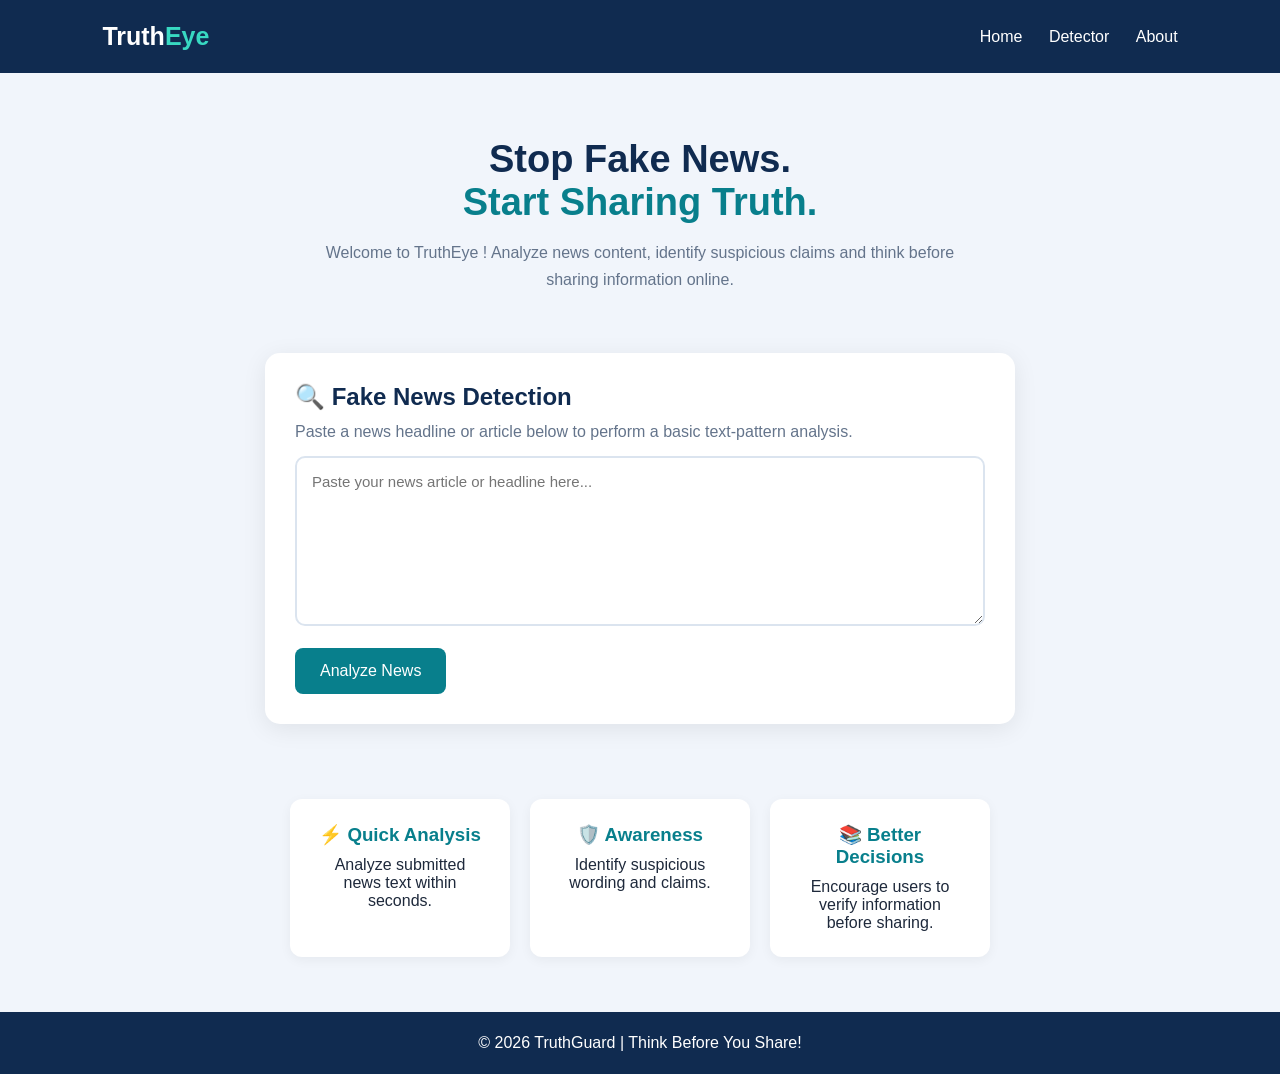
<file: index.html>
<!DOCTYPE html>
<html lang="en">
<head>
<meta charset="UTF-8">
<meta name="viewport" content="width=device-width, initial-scale=1.0">
<title>TruthEye - Fake News Detector</title>

<style>
* {
    margin: 0;
    padding: 0;
    box-sizing: border-box;
    font-family: Arial, sans-serif;
}

body {
    background: #f1f5fb;
    color: #1e293b;
}

header {
    background: #102b50;
    color: white;
    padding: 22px 8%;
    display: flex;
    justify-content: space-between;
    align-items: center;
}

.logo {
    font-size: 25px;
    font-weight: bold;
}

.logo span {
    color: #38d9c2;
}

nav a {
    color: white;
    text-decoration: none;
    margin-left: 22px;
}

.hero {
    text-align: center;
    padding: 65px 20px 35px;
}

.hero h1 {
    font-size: 38px;
    color: #102b50;
    margin-bottom: 15px;
}

.hero h1 span {
    color: #087f8c;
}

.hero p {
    max-width: 650px;
    margin: auto;
    line-height: 1.7;
    color: #64748b;
}

.container {
    max-width: 750px;
    margin: 25px auto 55px;
    background: white;
    padding: 30px;
    border-radius: 15px;
    box-shadow: 0 5px 25px rgba(0,0,0,0.08);
}

.container h2 {
    margin-bottom: 12px;
    color: #102b50;
}

.container p {
    color: #64748b;
    margin-bottom: 15px;
}

textarea {
    width: 100%;
    height: 170px;
    padding: 15px;
    border: 2px solid #dbe4ef;
    border-radius: 10px;
    resize: vertical;
    font-size: 15px;
    outline: none;
}

textarea:focus {
    border-color: #087f8c;
}

button {
    background: #087f8c;
    color: white;
    border: none;
    padding: 14px 25px;
    border-radius: 8px;
    font-size: 16px;
    cursor: pointer;
    margin-top: 18px;
}

button:hover {
    background: #075d69;
}

#result {
    display: none;
    margin-top: 25px;
    padding: 20px;
    border-radius: 10px;
    line-height: 1.7;
}

#result h3 {
    margin-bottom: 8px;
}

.features {
    display: flex;
    justify-content: center;
    gap: 20px;
    flex-wrap: wrap;
    padding: 20px;
    margin-bottom: 35px;
}

.feature {
    background: white;
    padding: 25px;
    width: 220px;
    text-align: center;
    border-radius: 12px;
    box-shadow: 0 3px 12px rgba(0,0,0,0.05);
}

.feature h3 {
    color: #087f8c;
    margin-bottom: 10px;
}

footer {
    background: #102b50;
    color: white;
    text-align: center;
    padding: 22px;
}

@media(max-width:600px) {
    header {
        flex-direction: column;
        gap: 15px;
    }

    nav a {
        margin: 8px;
    }

    .hero h1 {
        font-size: 29px;
    }

    .container {
        margin: 20px 12px 40px;
        padding: 20px;
    }
}
</style>
</head>

<body>

<header>
    <div class="logo">Truth<span>Eye</span></div>
    <nav>
        <a href="#home">Home</a>
        <a href="#detector">Detector</a>
        <a href="#about">About</a>
    </nav>
</header>

<section class="hero" id="home">
    <h1>Stop Fake News.<br>
    <span>Start Sharing Truth.</span></h1>

    <p>
        Welcome to TruthEye ! Analyze news content,
        identify suspicious claims and think before
        sharing information online.
    </p>
</section>

<section class="container" id="detector">

    <h2>🔍 Fake News Detection</h2>

    <p>
        Paste a news headline or article below to
        perform a basic text-pattern analysis.
    </p>

    <textarea id="newsText"
    placeholder="Paste your news article or headline here..."></textarea>

    <button onclick="detectNews()">
        Analyze News
    </button>

    <div id="result"></div>

</section>

<section class="features" id="about">

    <div class="feature">
        <h3>⚡ Quick Analysis</h3>
        <p>Analyze submitted news text within seconds.</p>
    </div>

    <div class="feature">
        <h3>🛡️ Awareness</h3>
        <p>Identify suspicious wording and claims.</p>
    </div>

    <div class="feature">
        <h3>📚 Better Decisions</h3>
        <p>Encourage users to verify information before sharing.</p>
    </div>

</section>

<footer>
    <p>© 2026 TruthGuard | Think Before You Share!</p>
</footer>

<script>

function detectNews() {

    let news = document.getElementById("newsText")
    .value.trim();

    let result = document.getElementById("result");

    if (news.length < 10) {
        alert("Please enter a news article or headline.");
        return;
    }

    // Basic demonstration pattern checks
    let suspiciousWords = [
        "shocking",
        "100% guaranteed",
        "secret revealed",
        "share immediately",
        "you won't believe",
        "breaking!!!",
        "forward to everyone",
        "miracle cure"
    ];

    let lowerNews = news.toLowerCase();

    let score = 0;

    suspiciousWords.forEach(function(word) {
        if (lowerNews.includes(word)) {
            score++;
        }
    });

    result.style.display = "block";

    if (score > 0) {

        result.style.background = "#fff3df";
        result.style.color = "#895600";

        result.innerHTML = `
            <h3>⚠️ Suspicious Language Detected</h3>
            <p>
            Our basic text checker found ${score}
            suspicious wording pattern(s).
            </p>
            <p>
            This does NOT prove the news is fake.
            Please verify it using trusted sources.
            </p>
        `;

    } else {

        result.style.background = "#e8f4ff";
        result.style.color = "#174a70";

        result.innerHTML = `
            <h3>ℹ️ No Suspicious Pattern Found</h3>
            <p>
            Our basic checker did not find any
            of its listed suspicious phrases.
            </p>
            <p>
            This does NOT mean the news is genuine.
            Check the original source, date and
            supporting evidence before sharing.
            </p>
        `;
    }

    result.scrollIntoView({
        behavior: "smooth",
        block: "nearest"
    });
}

</script>

</body>
</html>
</file>
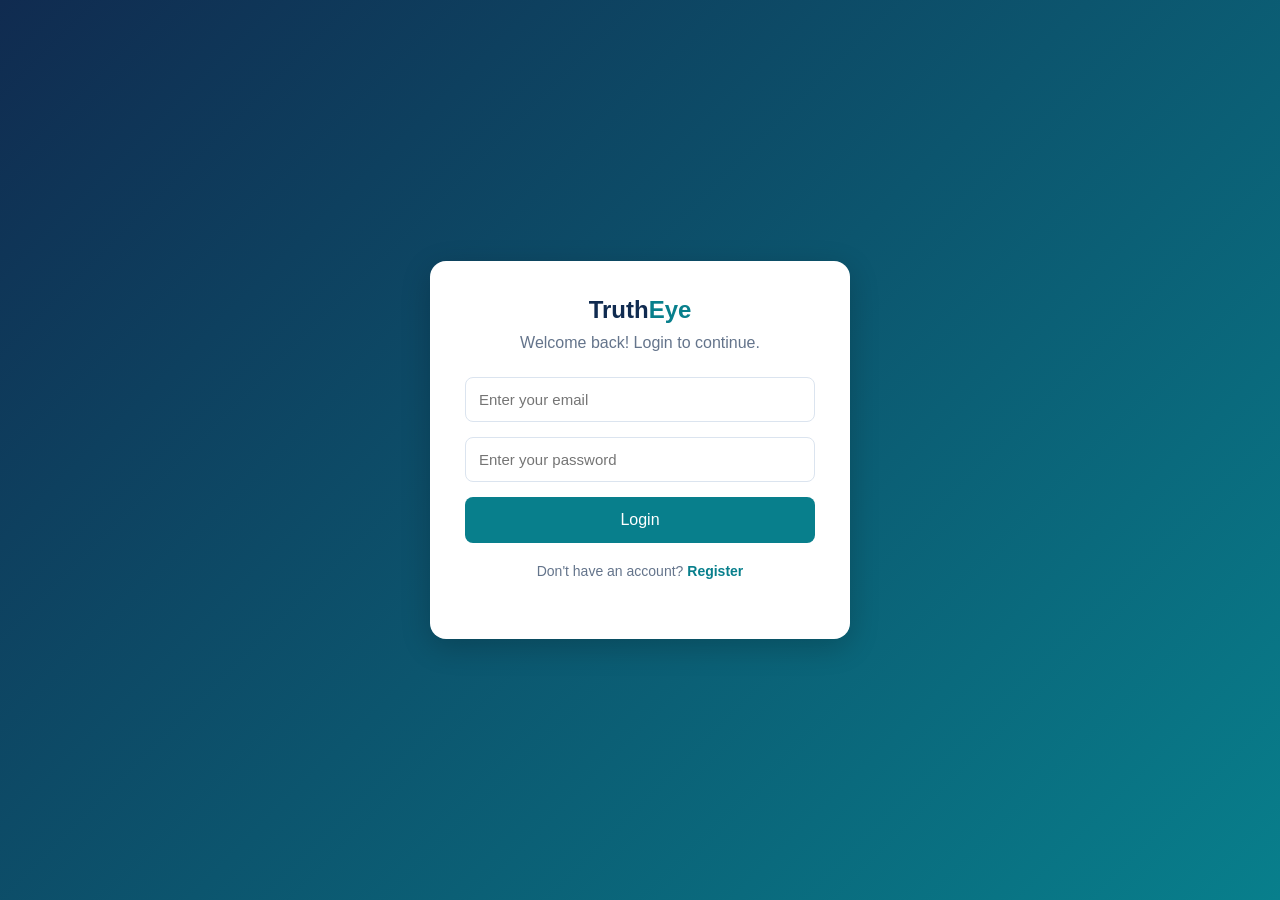
<file: 123.html>
<!DOCTYPE html>
<html lang="en">
<head>
<meta charset="UTF-8">
<meta name="viewport" content="width=device-width, initial-scale=1.0">
<title>TruthEye - Fake News Detector</title>

<style>
* {
    margin: 0;
    padding: 0;
    box-sizing: border-box;
    font-family: Arial, sans-serif;
}

body {
    background: #f1f5fb;
    color: #1e293b;
}

/* LOGIN AND REGISTER */

.auth-page {
    min-height: 100vh;
    display: flex;
    justify-content: center;
    align-items: center;
    padding: 20px;
    background: linear-gradient(135deg,#102b50,#087f8c);
}

.auth-box {
    width: 100%;
    max-width: 420px;
    background: white;
    padding: 35px;
    border-radius: 16px;
    box-shadow: 0 8px 30px rgba(0,0,0,.2);
}

.auth-box h1 {
    text-align: center;
    color: #102b50;
    margin-bottom: 10px;
}

.auth-box h1 span {
    color: #087f8c;
}

.auth-box p {
    text-align: center;
    color: #64748b;
    margin-bottom: 25px;
}

.auth-box input {
    width: 100%;
    padding: 13px;
    margin-bottom: 15px;
    border: 1px solid #dbe4ef;
    border-radius: 8px;
    font-size: 15px;
}

.auth-box button {
    width: 100%;
    padding: 14px;
    background: #087f8c;
    color: white;
    border: none;
    border-radius: 8px;
    cursor: pointer;
    font-size: 16px;
}

.auth-box button:hover {
    background: #075d69;
}

.auth-box .switch {
    margin-top: 20px;
    font-size: 14px;
}

.auth-box a {
    color: #087f8c;
    cursor: pointer;
    font-weight: bold;
}

.auth-message {
    color: #dc2626;
    font-size: 14px;
    margin-bottom: 12px;
    text-align: center;
}

/* MAIN WEBSITE */

#mainWebsite {
    display: none;
}

header {
    background: #102b50;
    color: white;
    padding: 22px 8%;
    display: flex;
    justify-content: space-between;
    align-items: center;
}

.logo {
    font-size: 25px;
    font-weight: bold;
}

.logo span {
    color: #38d9c2;
}

nav a {
    color: white;
    text-decoration: none;
    margin-left: 22px;
}

nav button {
    padding: 9px 15px;
    background: #38d9c2;
    color: #102b50;
    border: none;
    border-radius: 6px;
    cursor: pointer;
}

.hero {
    text-align: center;
    padding: 65px 20px 35px;
}

.hero h1 {
    font-size: 38px;
    color: #102b50;
    margin-bottom: 15px;
}

.hero h1 span {
    color: #087f8c;
}

.hero p {
    max-width: 650px;
    margin: auto;
    line-height: 1.7;
    color: #64748b;
}

.container {
    max-width: 750px;
    margin: 25px auto 55px;
    background: white;
    padding: 30px;
    border-radius: 15px;
    box-shadow: 0 5px 25px rgba(0,0,0,0.08);
}

.container h2 {
    margin-bottom: 12px;
    color: #102b50;
}

.container p {
    color: #64748b;
    margin-bottom: 15px;
}

textarea {
    width: 100%;
    height: 170px;
    padding: 15px;
    border: 2px solid #dbe4ef;
    border-radius: 10px;
    resize: vertical;
    font-size: 15px;
    outline: none;
}

textarea:focus {
    border-color: #087f8c;
}

.analyze-btn {
    background: #087f8c;
    color: white;
    border: none;
    padding: 14px 25px;
    border-radius: 8px;
    font-size: 16px;
    cursor: pointer;
    margin-top: 18px;
}

#result {
    display: none;
    margin-top: 25px;
    padding: 20px;
    border-radius: 10px;
    line-height: 1.7;
}

#result h3 {
    margin-bottom: 8px;
}

.features {
    display: flex;
    justify-content: center;
    gap: 20px;
    flex-wrap: wrap;
    padding: 20px;
    margin-bottom: 35px;
}

.feature {
    background: white;
    padding: 25px;
    width: 220px;
    text-align: center;
    border-radius: 12px;
    box-shadow: 0 3px 12px rgba(0,0,0,0.05);
}

.feature h3 {
    color: #087f8c;
    margin-bottom: 10px;
}

footer {
    background: #102b50;
    color: white;
    text-align: center;
    padding: 22px;
}

@media(max-width:600px) {
    header {
        flex-direction: column;
        gap: 15px;
    }

    nav a {
        margin: 8px;
    }

    .hero h1 {
        font-size: 29px;
    }

    .container {
        margin: 20px 12px 40px;
        padding: 20px;
    }
}
</style>
</head>

<body>

<!-- LOGIN PAGE -->

<section class="auth-page" id="loginPage">

<div class="auth-box">

<h1>Truth<span>Eye</span></h1>

<p>Welcome back! Login to continue.</p>

<div class="auth-message" id="authMessage"></div>

<form onsubmit="loginUser(event)">

<input type="email" id="loginEmail"
placeholder="Enter your email" required>

<input type="password" id="loginPassword"
placeholder="Enter your password" required>

<button type="submit">Login</button>

</form>

<p class="switch">
Don't have an account?
<a onclick="showRegister()">Register</a>
</p>

</div>
</section>

<!-- REGISTER PAGE -->

<section class="auth-page" id="registerPage"
style="display:none;">

<div class="auth-box">

<h1>Truth<span>Eye</span></h1>

<p>Create your new account.</p>

<div class="auth-message" id="registerMessage"></div>

<form onsubmit="registerUser(event)">

<input type="text" id="regName"
placeholder="Full Name" required>

<input type="email" id="regEmail"
placeholder="Email Address" required>

<input type="password" id="regPassword"
placeholder="Create Password" minlength="6" required>

<input type="password" id="confirmPassword"
placeholder="Confirm Password" minlength="6" required>

<button type="submit">Create Account</button>

</form>

<p class="switch">
Already have an account?
<a onclick="showLogin()">Login</a>
</p>

</div>
</section>

<!-- MAIN TRUTHEYE WEBSITE -->

<div id="mainWebsite">

<header>

<div class="logo">Truth<span>Eye</span></div>

<nav>
<a href="#home">Home</a>
<a href="#detector">Detector</a>
<a href="#about">About</a>
<button onclick="logoutUser()">Logout</button>
</nav>

</header>

<section class="hero" id="home">

<h1>
Stop Fake News.<br>
<span>Start Sharing Truth.</span>
</h1>

<p>
Welcome to TruthEye! Analyze news content,
identify suspicious claims and think before
sharing information online.
</p>

</section>

<section class="container" id="detector">

<h2>🔍 Fake News Detection</h2>

<p>
Paste a news headline or article below to
perform a basic text-pattern analysis.
</p>

<textarea id="newsText"
placeholder="Paste your news article or headline here..."></textarea>

<button class="analyze-btn" onclick="detectNews()">
Analyze News
</button>

<div id="result"></div>

</section>

<section class="features" id="about">

<div class="feature">
<h3>⚡ Quick Analysis</h3>
<p>Analyze submitted news text within seconds.</p>
</div>

<div class="feature">
<h3>🛡️ Awareness</h3>
<p>Identify suspicious wording and claims.</p>
</div>

<div class="feature">
<h3>📚 Better Decisions</h3>
<p>Encourage users to verify information before sharing.</p>
</div>

</section>

<footer>
<p>© 2026 TruthEye | Think Before You Share!</p>
</footer>

</div>

<script>

// PAGE NAVIGATION

function showRegister() {
    document.getElementById("loginPage").style.display = "none";
    document.getElementById("registerPage").style.display = "flex";
}

function showLogin() {
    document.getElementById("registerPage").style.display = "none";
    document.getElementById("loginPage").style.display = "flex";
}

// REGISTRATION

function registerUser(event) {

    event.preventDefault();

    let name = document.getElementById("regName").value.trim();
    let email = document.getElementById("regEmail").value.trim().toLowerCase();
    let password = document.getElementById("regPassword").value;
    let confirm = document.getElementById("confirmPassword").value;

    let message = document.getElementById("registerMessage");

    if (password !== confirm) {
        message.innerText = "Passwords do not match!";
        return;
    }

    let users = JSON.parse(localStorage.getItem("users")) || [];

    if (users.some(user => user.email === email)) {
        message.innerText = "Email already registered!";
        return;
    }

    users.push({
        name: name,
        email: email,
        password: password
    });

    localStorage.setItem("users", JSON.stringify(users));

    alert("Registration successful! Please login.");

    showLogin();
}

// LOGIN

function loginUser(event) {

    event.preventDefault();

    let email = document.getElementById("loginEmail").value.trim().toLowerCase();
    let password = document.getElementById("loginPassword").value;

    let users = JSON.parse(localStorage.getItem("users")) || [];

    let validUser = users.find(user =>
        user.email === email && user.password === password
    );

    if (validUser) {

        sessionStorage.setItem("loggedIn", "true");
        sessionStorage.setItem("userName", validUser.name);

        openWebsite();

    } else {

        document.getElementById("authMessage").innerText =
        "Invalid email or password! Please register first.";

    }
}

// OPEN MAIN WEBSITE

function openWebsite() {

    document.getElementById("loginPage").style.display = "none";
    document.getElementById("registerPage").style.display = "none";
    document.getElementById("mainWebsite").style.display = "block";

}

// LOGOUT

function logoutUser() {

    sessionStorage.removeItem("loggedIn");
    sessionStorage.removeItem("userName");

    document.getElementById("mainWebsite").style.display = "none";
    document.getElementById("loginPage").style.display = "flex";

    document.getElementById("loginEmail").value = "";
    document.getElementById("loginPassword").value = "";

}

// CHECK LOGIN SESSION

window.onload = function() {

    if (sessionStorage.getItem("loggedIn") === "true") {
        openWebsite();
    }

};

// FAKE NEWS DETECTION

function detectNews() {

    let news = document.getElementById("newsText")
    .value.trim();

    let result = document.getElementById("result");

    if (news.length < 10) {
        alert("Please enter a news article or headline.");
        return;
    }

    let suspiciousWords = [
        "shocking",
        "100% guaranteed",
        "secret revealed",
        "share immediately",
        "you won't believe",
        "breaking!!!",
        "forward to everyone",
        "miracle cure"
    ];

    let lowerNews = news.toLowerCase();

    let score = 0;

    suspiciousWords.forEach(function(word) {
        if (lowerNews.includes(word)) {
            score++;
        }
    });

    result.style.display = "block";

    if (score > 0) {

        result.style.background = "#fff3df";
        result.style.color = "#895600";

        result.innerHTML = `
            <h3>⚠️ Suspicious Language Detected</h3>
            <p>
            Our basic text checker found ${score}
            suspicious wording pattern(s).
            </p>
            <p>
            This does NOT prove the news is fake.
            Please verify it using trusted sources.
            </p>
        `;

    } else {

        result.style.background = "#e8f4ff";
        result.style.color = "#174a70";

        result.innerHTML = `
            <h3>ℹ️ No Suspicious Pattern Found</h3>
            <p>
            Our basic checker did not find any
            of its listed suspicious phrases.
            </p>
            <p>
            This does NOT mean the news is genuine.
            Check the original source, date and
            supporting evidence before sharing.
            </p>
        `;
    }

    result.scrollIntoView({
        behavior: "smooth",
        block: "nearest"
    });

}

</script>

</body>
</html>
</file>
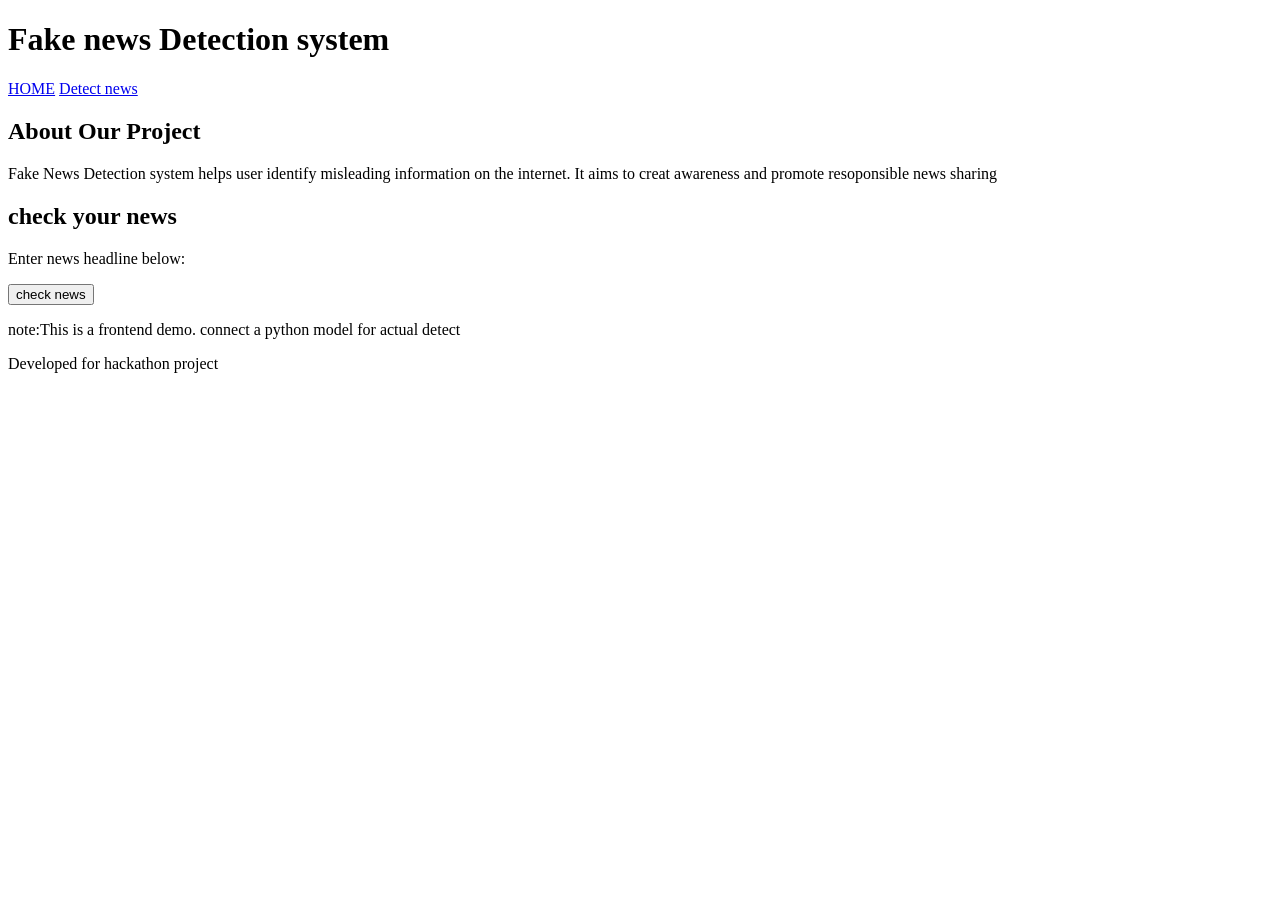
<file: fake news.html>
<!DOCTYPE html>
<html lang="en">
<head>
    <meta charset="UTF-8">
    <meta name="viewport" content="width=device-width, initial-scale=1.0">
    <title>Fake News Detection </title>
    <link rel="stylesheets" href="style.css">
</head>
<body>
    <header>
        <h1>Fake news Detection system</h1>
        <nav>
            <a href="#home">HOME</a>
            <a href="#about">
             <a href="#detect">Detect news</a>   
            </nav>
            </header>
            <section id="home"
            class="hero">
        </section>
        <section id="about"
        class="about">
    <h2>About Our Project</h2>
    <p>Fake News Detection system helps user identify misleading
        information on the internet.
             It aims to creat awareness and promote resoponsible news sharing
    </p>
    </section>
    <section id="Detect"
    class="Detect">
    <h2>check your news</h2>
    <p>Enter news headline below:</p>
    <texttarea
    aria-placeholder="Enter News headline here..."></texttarea>
    <button
    onclick="alert('connect python machine learning model to detect news!')">
    check news
  </button>
  <p class="note">
    note:This is a frontend demo.
             connect a python model for actual detect
             </p>
             </section>
             <footer>
                <p>Developed for hackathon project</p>
                </footer>
        </body>
            </html>
</file>
